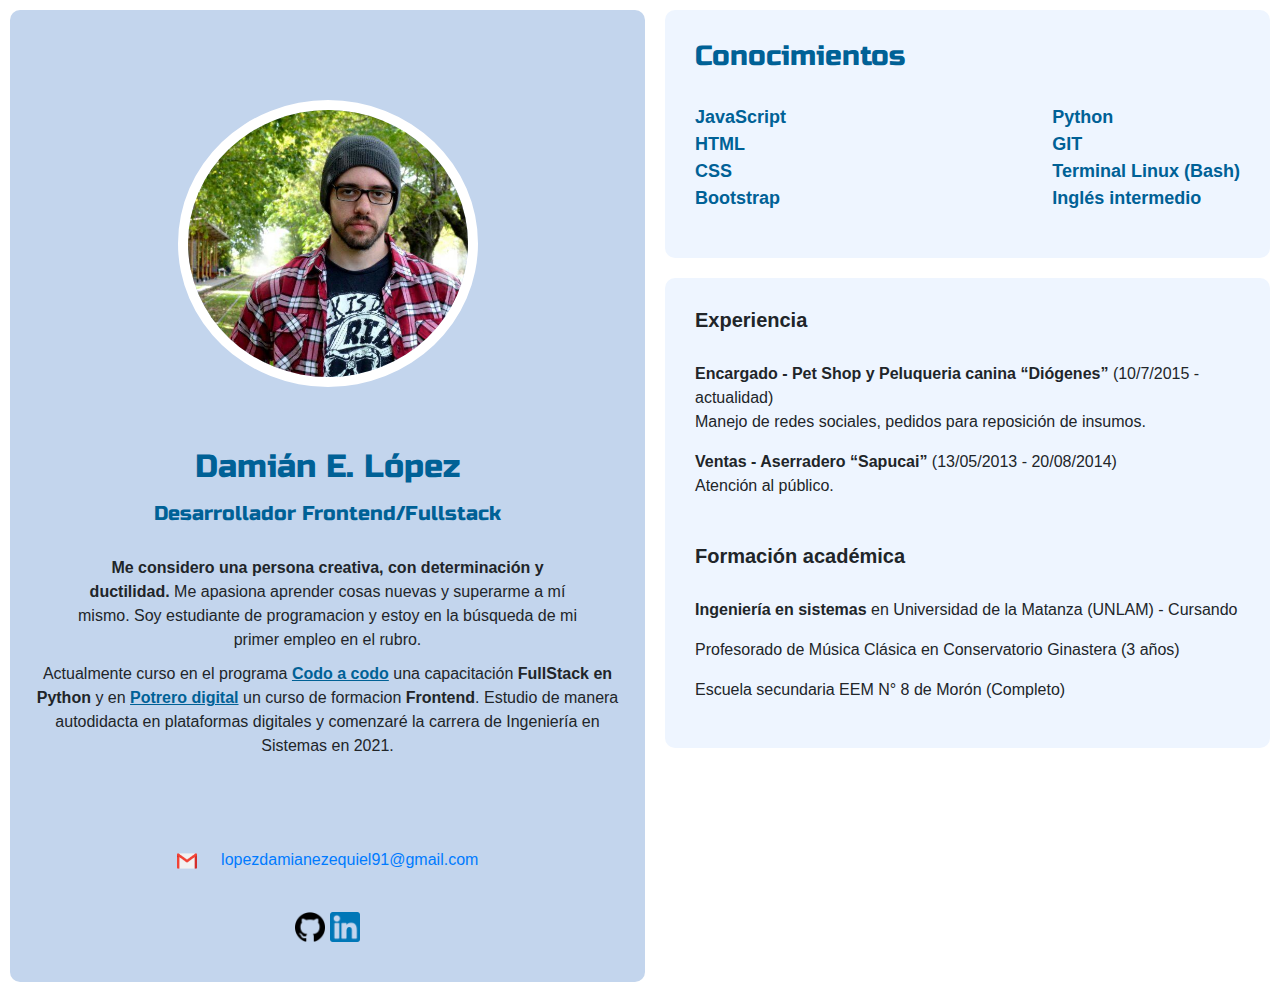
<file: index.html>
<!doctype html>
<html lang="es">
  <head>
    <title>Curriculum Vitae</title>
    <!-- Required meta tags -->
    <meta charset="utf-8">
    <meta name="viewport" content="width=device-width, initial-scale=1, shrink-to-fit=no">
    
    <!-- Optional JavaScript -->
    <!-- jQuery first, then Popper.js, then Bootstrap JS -->
    <script src="https://code.jquery.com/jquery-3.3.1.slim.min.js" integrity="sha384-q8i/X+965DzO0rT7abK41JStQIAqVgRVzpbzo5smXKp4YfRvH+8abtTE1Pi6jizo" crossorigin="anonymous"></script>
    <script src="https://cdnjs.cloudflare.com/ajax/libs/popper.js/1.14.7/umd/popper.min.js" integrity="sha384-UO2eT0CpHqdSJQ6hJty5KVphtPhzWj9WO1clHTMGa3JDZwrnQq4sF86dIHNDz0W1" crossorigin="anonymous"></script>
    <script src="https://stackpath.bootstrapcdn.com/bootstrap/4.3.1/js/bootstrap.min.js" integrity="sha384-JjSmVgyd0p3pXB1rRibZUAYoIIy6OrQ6VrjIEaFf/nJGzIxFDsf4x0xIM+B07jRM" crossorigin="anonymous"></script>
    
    <!-- Bootstrap CSS -->
    <link rel="stylesheet" href="https://stackpath.bootstrapcdn.com/bootstrap/4.3.1/css/bootstrap.min.css" integrity="sha384-ggOyR0iXCbMQv3Xipma34MD+dH/1fQ784/j6cY/iJTQUOhcWr7x9JvoRxT2MZw1T" crossorigin="anonymous">

    <!-- google fonts -->    
    <link href="https://fonts.googleapis.com/css2?family=Russo+One&display=swap" rel="stylesheet">
    <link rel="stylesheet" href="./styles.css">
  </head>
  <body>
      <main class="container-fluid">
        <div class="row">
          <section class="col-12 col-md color-1">
            <img class="color-1--img" src="./assets/img/hero.png" alt="hero">
            <h2 class="color-1--titulo">Dami&aacute;n E. L&oacute;pez</h2>
            <h5  class="color-1--titulo">Desarrollador Frontend/Fullstack</h5>
            <p class="color-1--content"><strong>Me considero una persona creativa, con determinación y ductilidad.</strong> Me apasiona aprender cosas nuevas y superarme a mí mismo. Soy estudiante de programacion y estoy en la búsqueda de mi primer empleo en el rubro.</p>
            <p>Actualmente curso en el programa <strong class="cursos">Codo a codo</strong> una capacitación <strong>FullStack en Python</strong> y en <strong class="cursos">Potrero digital</strong> un curso de formacion <strong>Frontend</strong>. Estudio de manera autodidacta en plataformas digitales y comenzaré la carrera de Ingeniería en Sistemas en 2021.</p>
            <div class="color-1--contacto">
              <a id="mail" href="mailto:lopezdamianezequiel91@gmail.com"><img class="contact-img" src="./assets/icons/gmail.png" alt="email"> lopezdamianezequiel91@gmail.com</a>
              <div class="social">
                <a href="https://github.com/damnstein"><img class="social--img" src="./assets/icons/github.png" alt=""></a>
                <a href="https://www.linkedin.com/in/damian-ezequiel-lopez-8568321aa/"><img class="social--img" src="./assets/icons/linkedin.png" alt=""></a>
              </div>  
            </div>
          </section>
          <section class="col-12 col-md info">
            <div class="info--tecnologias color-2">
              <h3>Conocimientos</h3>
              <div class="conocimientos-lista">
                <ul>
                  <li>JavaScript</li>
                  <li>HTML</li>
                  <li>CSS</li>
                  <li>Bootstrap</li>
                </ul>
                <ul>
                  <li>Python</li>
                  <li>GIT</li>
                  <li>Terminal Linux (Bash)</li>                  
                  <li>Inglés intermedio</li>
                </ul>
              </div>
            </div>
 
            <div class="color-3">
              <div class="info--experiencia">
                <h5>Experiencia</h5>
                <p><strong>Encargado - Pet Shop y Peluqueria canina “Di&oacute;genes” </strong>(10/7/2015 - actualidad)<br>
                  Manejo de redes sociales, pedidos para reposición de insumos.
                </p>
                <p><strong>Ventas - Aserradero “Sapucai”</strong> (13/05/2013 - 20/08/2014)<br>
                  Atención al público.
                </p>
              </div>
         
              <div class="info--estudios">
                <h5>Formaci&oacute;n acad&eacute;mica</h5>
                <p><b>Ingenier&iacute;a en sistemas</b> en Universidad de la Matanza (UNLAM) - Cursando</p>
                <p>Profesorado de M&uacute;sica Cl&aacute;sica en Conservatorio Ginastera (3 años)</p>
                <p>Escuela secundaria EEM N° 8 de Mor&oacute;n (Completo)</p>
              </div>
            </div>
       
          </section>
        </div>
      </main>
  </body>
</html>
</file>
<file: styles.css>
section {
  margin: 10px;
  border-radius: 10px;
  height: 100%;
}
.color-1 {
  text-align: center;
  background-color: #c3d5ed;
}
.color-1--titulo {
  color: #006196;
  margin-top: 1rem;
  font-family: 'Russo One', sans-serif;
}
.color-1--img {
  width: 300px;
  border-radius: 50%;
  border: 10px solid white;
  margin-top: 10vh;
  margin-bottom: 5vh;
}
.color-1--content{
  margin: 30px 50px 10px 50px;
}
.color-1--contacto {
  margin-top: 10vh;
}
.cursos{
  color: #006196;
  text-decoration: underline;
}
.contact-img{
  width:20px;
  margin-right: 20px;
}
#mail:hover {
  text-decoration: none;
}
.social--img{
  margin: 40px 0;
  width: 30px;
}
.info {
  padding: 0;
}
.color-2{
  background-color: #eef5ff;
  border-radius: 10px;
  padding: 30px;
}
.color-2 h3 {
  color: #006196;
}
.conocimientos-lista {
  display: flex;
  justify-content: space-between;
}
.color-3{
  background-color: #eef5ff;
  border-radius: 10px;
  padding: 30px;
  margin-top: 20px;
}
.info--tecnologias ul{
  color: #006196;
  list-style: none;
  padding: 0;
  font-weight: bold;
  font-size: 18px;
}
.info--experiencia {
  margin: 0;
}
.info--estudios {
  margin: 0;
  padding-top: 30px;
}
.info h5{
  margin-bottom: 30px;
  font-weight: bold;
}
.info h3{
  margin-bottom: 30px;
  font-family: 'Russo One', sans-serif;
}
</file>
